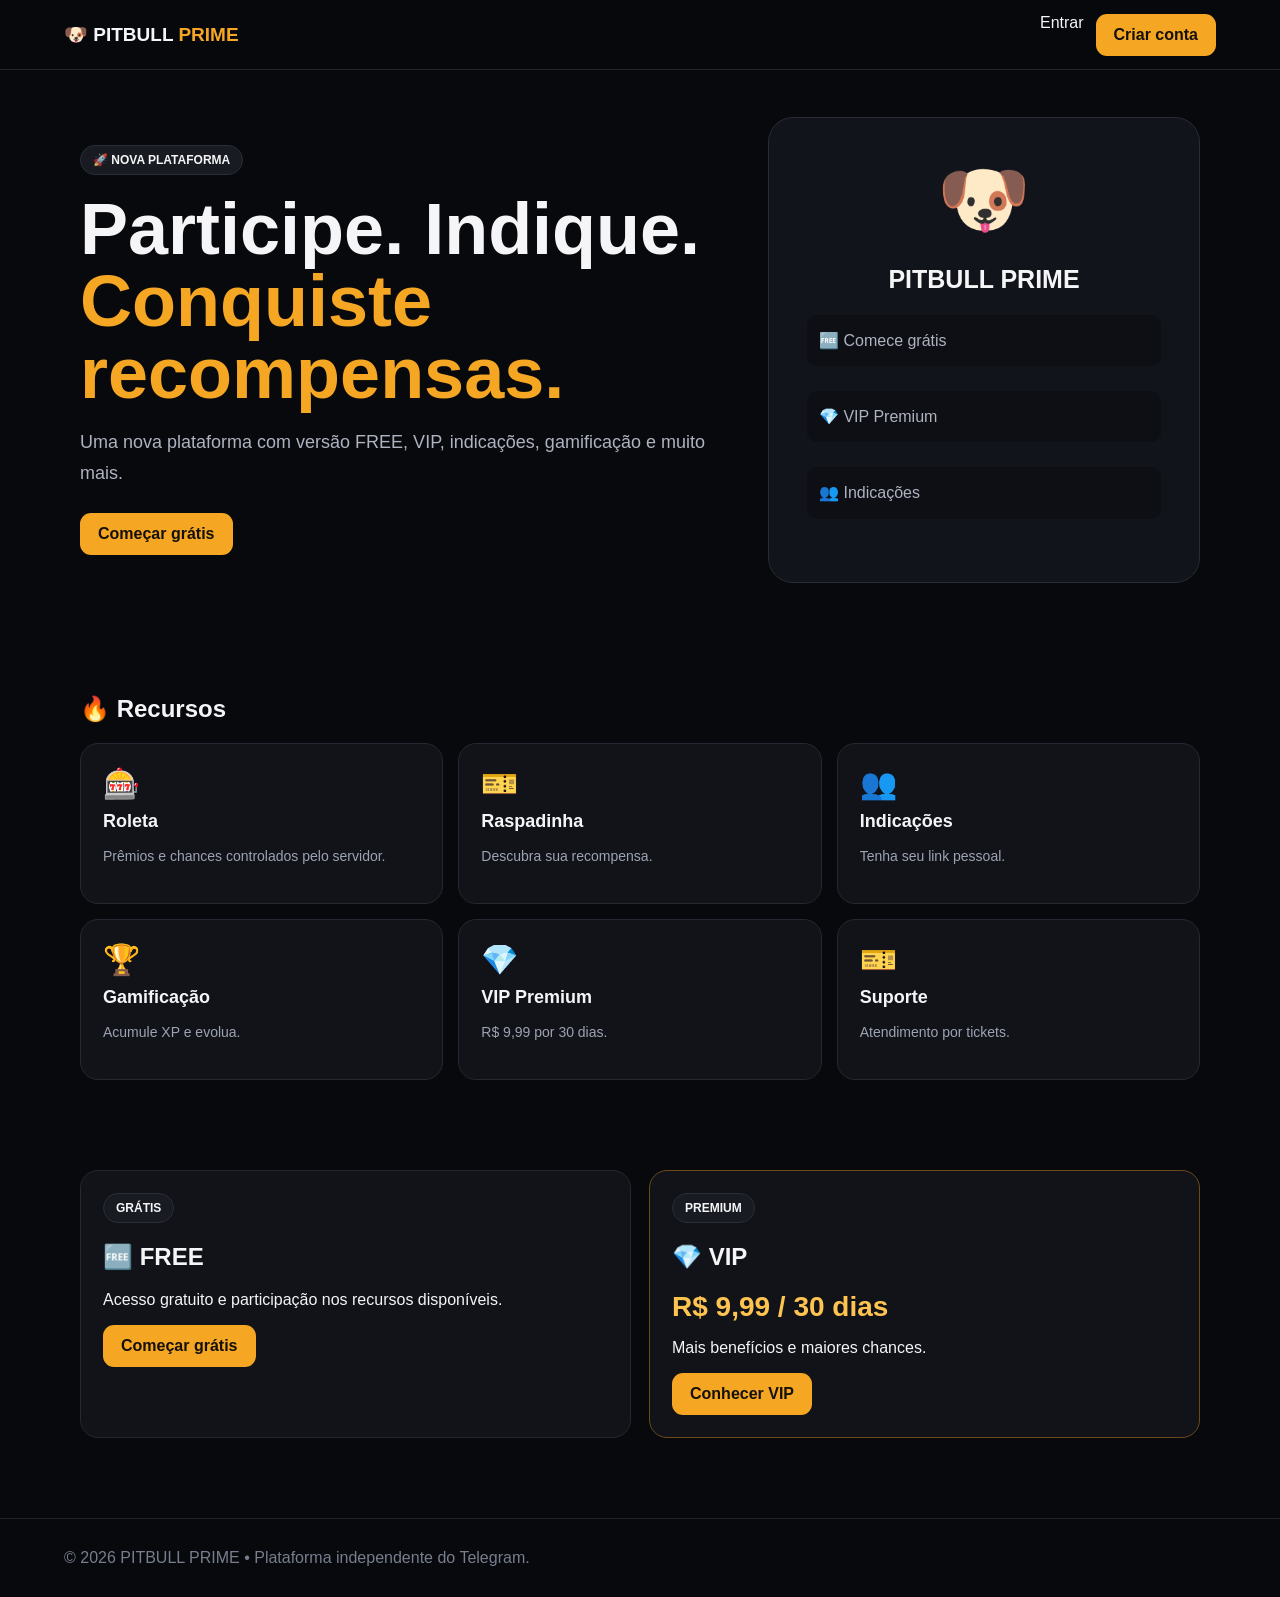
<file: index.html>
<!doctype html><html lang="pt-BR"><head><meta charset="utf-8"><meta name="viewport" content="width=device-width,initial-scale=1"><title>Pitbull Prime</title><link rel="stylesheet" href="assets/css/style.css"></head><body><header><a class="brand" href="index.html">🐶 PITBULL <b>PRIME</b></a><nav><a href="login.html">Entrar</a><a class="btn" href="cadastro.html">Criar conta</a></nav></header><main><section class="hero"><div><span class="badge">🚀 NOVA PLATAFORMA</span><h1>Participe. Indique.<br><span>Conquiste recompensas.</span></h1><p>Uma nova plataforma com versão FREE, VIP, indicações, gamificação e muito mais.</p><a class="btn" href="cadastro.html">Começar grátis</a></div><div class="hero-card">🐶<h2>PITBULL PRIME</h2><p>🆓 Comece grátis</p><p>💎 VIP Premium</p><p>👥 Indicações</p></div></section><section><h2>🔥 Recursos</h2><div class="grid"><article>🎰<h3>Roleta</h3><p>Prêmios e chances controlados pelo servidor.</p></article><article>🎫<h3>Raspadinha</h3><p>Descubra sua recompensa.</p></article><article>👥<h3>Indicações</h3><p>Tenha seu link pessoal.</p></article><article>🏆<h3>Gamificação</h3><p>Acumule XP e evolua.</p></article><article>💎<h3>VIP Premium</h3><p>R$ 9,99 por 30 dias.</p></article><article>🎫<h3>Suporte</h3><p>Atendimento por tickets.</p></article></div></section><section class="plans"><div><span class="badge">GRÁTIS</span><h2>🆓 FREE</h2><p>Acesso gratuito e participação nos recursos disponíveis.</p><a class="btn" href="cadastro.html">Começar grátis</a></div><div class="vip"><span class="badge">PREMIUM</span><h2>💎 VIP</h2><strong>R$ 9,99 / 30 dias</strong><p>Mais benefícios e maiores chances.</p><a class="btn" href="cadastro.html">Conhecer VIP</a></div></section></main><footer>© 2026 PITBULL PRIME • Plataforma independente do Telegram.</footer></body></html>
</file>
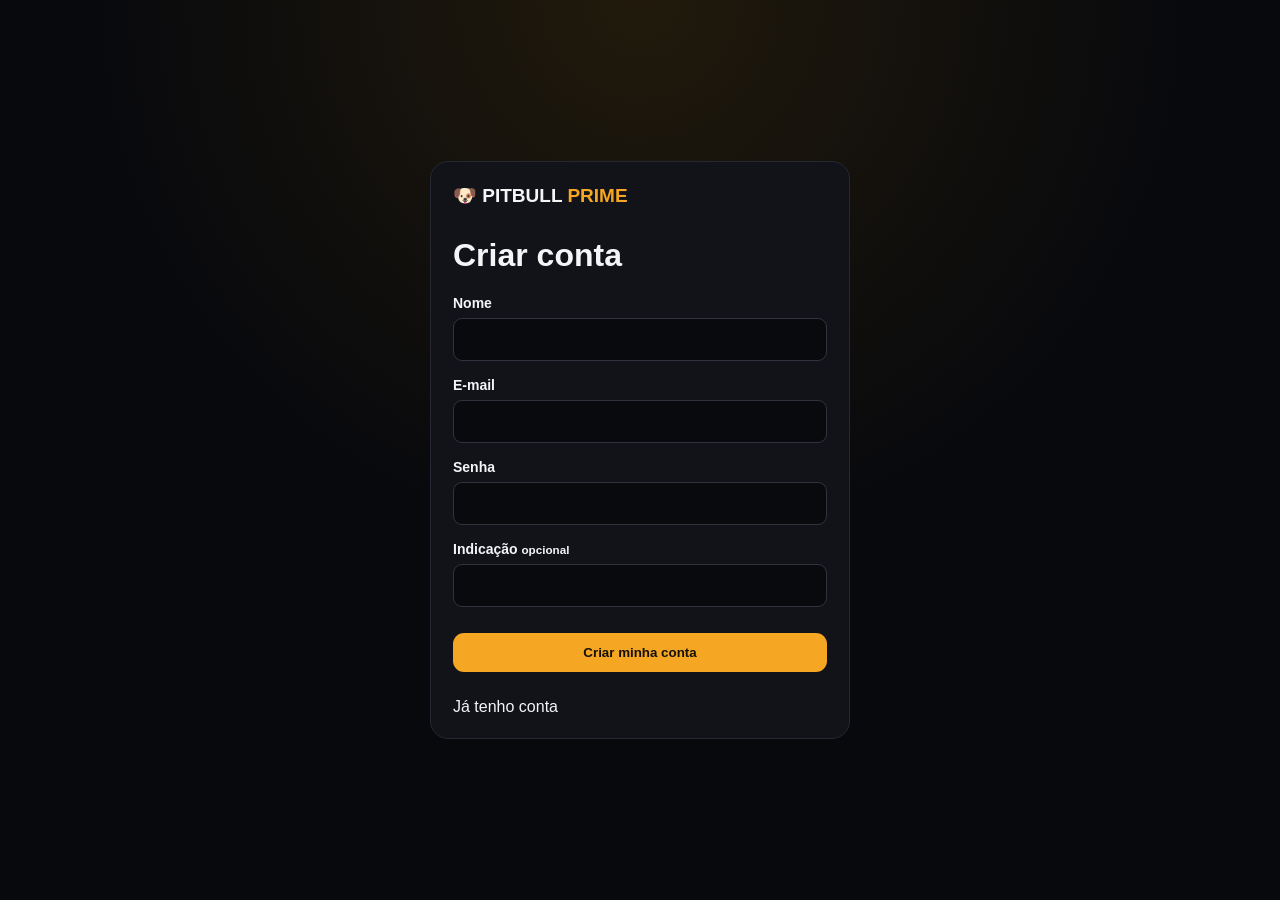
<file: cadastro.html>
<!doctype html><html lang="pt-BR"><head><meta charset="utf-8"><meta name="viewport" content="width=device-width,initial-scale=1"><title>Criar conta</title><link rel="stylesheet" href="assets/css/style.css"></head><body class="auth"><div class="box"><a class="brand" href="index.html">🐶 PITBULL <b>PRIME</b></a><h1>Criar conta</h1><form id="register"><label>Nome<input id="nome" required></label><label>E-mail<input type="email" required></label><label>Senha<input type="password" minlength="8" required></label><label>Indicação <small>opcional</small><input id="ref"></label><button class="btn">Criar minha conta</button></form><p id="msg"></p><a href="login.html">Já tenho conta</a></div><script src="assets/js/auth.js"></script></body></html>
</file>
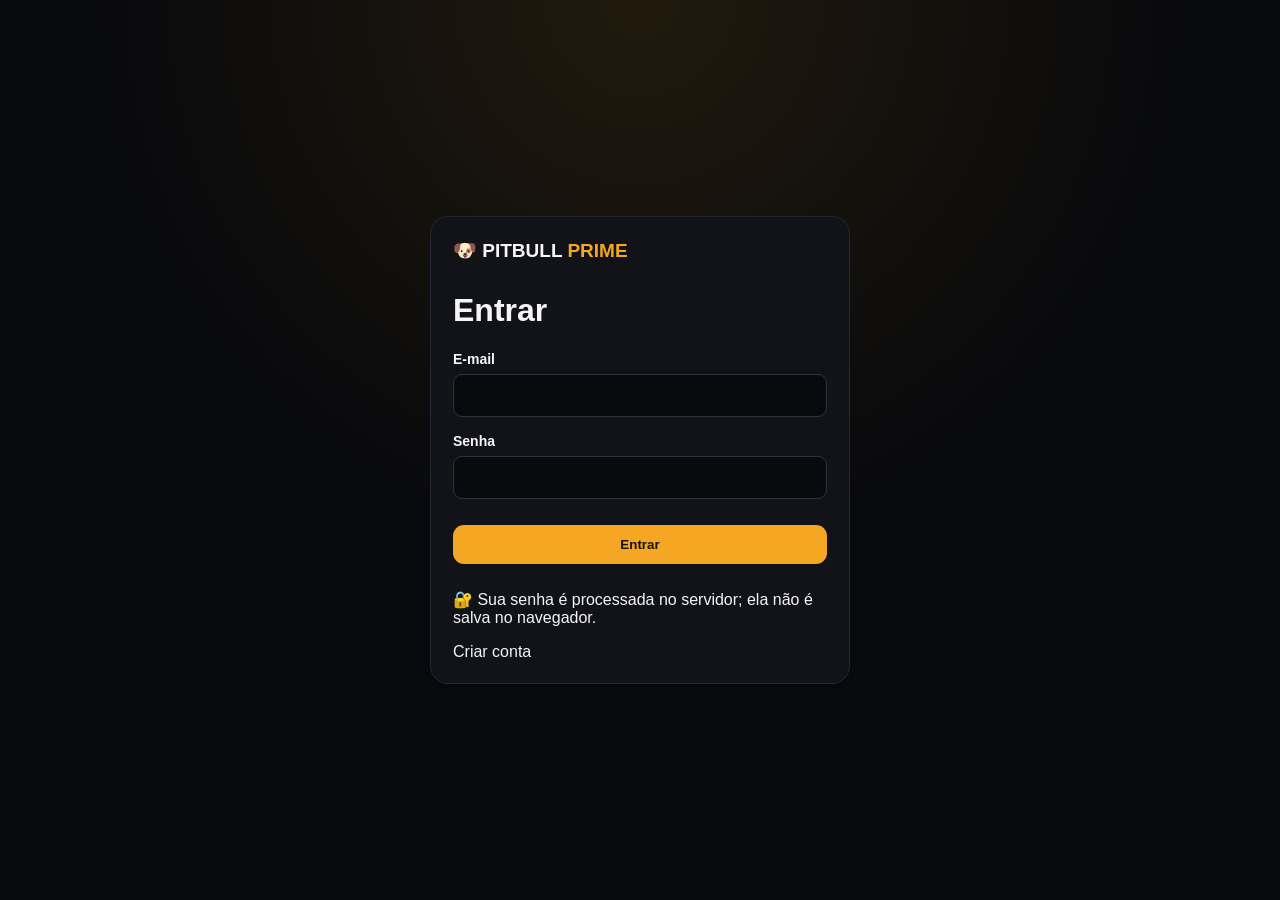
<file: login.html>
<!doctype html><html lang="pt-BR"><head><meta charset="utf-8"><meta name="viewport" content="width=device-width,initial-scale=1"><title>Entrar</title><link rel="stylesheet" href="assets/css/style.css"></head><body class="auth"><div class="box"><a class="brand" href="index.html">🐶 PITBULL <b>PRIME</b></a><h1>Entrar</h1><form id="login"><label>E-mail<input type="email" required></label><label>Senha<input type="password" required></label><button class="btn">Entrar</button></form><p id="msg"></p><p class="muted">🔐 Sua senha é processada no servidor; ela não é salva no navegador.</p><a href="cadastro.html">Criar conta</a></div><script src="assets/js/auth.js"></script></body></html>
</file>
<file: assets/css/style.css>
*{box-sizing:border-box}body{margin:0;background:#08090d;color:#f5f5f7;font-family:Arial,system-ui,sans-serif}a{text-decoration:none;color:inherit}header{height:70px;border-bottom:1px solid #242630;display:flex;align-items:center;justify-content:space-between;padding:0 5%;position:sticky;top:0;background:#08090dee;z-index:5}.brand{font-weight:900;font-size:19px}.brand b{color:#f5a623}nav{display:flex;gap:12px}.btn{display:inline-block;background:#f5a623;color:#15110a;border:0;border-radius:11px;padding:12px 18px;font-weight:800;cursor:pointer}.hero,.dash,section{width:min(1120px,92%);margin:auto}.hero{min-height:560px;display:grid;grid-template-columns:1.2fr .8fr;gap:40px;align-items:center}.badge{display:inline-block;padding:7px 12px;border-radius:99px;background:#191b23;border:1px solid #2b2e39;font-size:12px;font-weight:800}.hero h1{font-size:clamp(43px,6vw,72px);line-height:1;margin:18px 0}.hero h1 span{color:#f5a623}.hero p{font-size:18px;color:#aeb3c0;line-height:1.7;margin-bottom:25px}.hero-card{background:#12141b;border:1px solid #292c35;border-radius:25px;padding:38px;font-size:75px;text-align:center}.hero-card h2{font-size:25px}.hero-card p{font-size:16px;background:#0d0f14;padding:12px;border-radius:10px;text-align:left}.grid{display:grid;grid-template-columns:repeat(3,1fr);gap:15px}section{padding:45px 0}article,.plans>div,.stats>div,.box,.notice{background:#111319;border:1px solid #252832;border-radius:18px;padding:22px}article{font-size:30px}article h3{font-size:18px;margin:10px 0}article p{font-size:14px;color:#9da3b2;line-height:1.5}.plans{display:grid;grid-template-columns:1fr 1fr;gap:18px;padding-bottom:80px}.vip{border-color:#6a4b18!important}.vip strong{font-size:28px;color:#ffc44f}.auth{min-height:100vh;display:grid;place-items:center;background:radial-gradient(circle at top,#211a0c,#08090d 50%)}.box{width:min(420px,92%)}.box h1{margin-top:30px}.box label{display:block;margin:16px 0;font-size:14px;font-weight:700}.box input{width:100%;margin-top:7px;padding:13px;background:#090a0e;color:#fff;border:1px solid #30333d;border-radius:9px}.box .btn{width:100%;margin:10px 0}.box #msg{color:#f5a623}.dash{padding:40px 0}.dash h1{font-size:38px}.stats{display:grid;grid-template-columns:repeat(4,1fr);gap:14px;margin:25px 0}.stats>div{color:#9da3b2}.stats strong{display:block;color:#fff;font-size:25px;margin-top:8px}.notice{margin-top:20px;color:#c4c8d2}@media(max-width:800px){.hero{grid-template-columns:1fr}.hero-card{display:none}.grid,.plans{grid-template-columns:1fr 1fr}.stats{grid-template-columns:1fr 1fr}}@media(max-width:520px){.grid,.plans{grid-template-columns:1fr}.hero h1{font-size:45px}header{padding:0 4%}}footer{padding:30px 5%;border-top:1px solid #222;color:#777e8d}.ref-card button{margin-top:8px}.ref-box{margin-top:12px;background:#0b0d12;border:1px solid #282c36;border-radius:12px;padding:12px;font-size:13px}.ref-box input{width:100%;margin:8px 0;padding:9px;background:#07080b;color:#fff;border:1px solid #30343f;border-radius:8px}
.admin-tools{display:grid;grid-template-columns:2fr 1fr;gap:16px}.panel{background:#111319;border:1px solid #252832;border-radius:18px;padding:20px}.search{display:flex;gap:8px;margin:15px 0}.search input{flex:1;padding:12px;background:#090a0e;color:#fff;border:1px solid #30343d;border-radius:9px}.user-row{display:flex;justify-content:space-between;gap:12px;align-items:center;padding:14px 0;border-top:1px solid #242731}.user-row small{display:block;color:#8f95a4;margin-top:4px}.user-actions{display:flex;gap:7px;flex-wrap:wrap}.danger{background:#3a1618;color:#ffb5b8;border:1px solid #71363a}@media(max-width:800px){.admin-tools{grid-template-columns:1fr}.user-row{align-items:flex-start;flex-direction:column}.search{flex-direction:column}}
.game-result{position:fixed;left:50%;bottom:24px;transform:translateX(-50%);background:#161922;border:1px solid #3a3e49;border-radius:14px;padding:14px 20px;box-shadow:0 15px 40px #0008;z-index:10}.panel button{margin:4px}.vip-panel{position:fixed;left:50%;top:50%;transform:translate(-50%,-50%);width:min(480px,92%);background:#111319;border:1px solid #6a4b18;border-radius:20px;padding:26px;z-index:20;box-shadow:0 30px 100px #000b}.vip-panel[hidden]{display:none}.vip-panel .btn{margin:5px}.wallet-panel{margin-top:18px}.wallet-panel .btn{margin:8px 0}.ticket-panel{margin-top:18px}.ticket-panel .btn{margin:7px 4px 4px 0}.admin-tools label{display:block;margin:10px 0;padding:9px;background:#0d0f14;border-radius:9px}.admin-tools textarea{box-sizing:border-box;background:#090a0e;color:#fff;border:1px solid #30343d;border-radius:9px;padding:10px}.notifications-panel{margin-top:18px}.notifications-panel .ref-box{cursor:pointer}.notifications-panel .unread{border-color:#8b651f;box-shadow:inset 3px 0 #d9a441}.notifications-panel small{display:block;color:#8f95a4;margin-top:5px}.overview-panel,.ranking-panel{margin-top:18px}.overview-panel .stats{margin-top:12px}.ranking-panel .user-row strong{white-space:nowrap}.referral-panel{margin-top:18px}.referral-panel input{background:#0a0c10;color:#fff;border:1px solid #30343d;border-radius:8px;padding:10px;margin:6px 0 12px}.admin-top{padding:20px;margin-bottom:15px;border-bottom:1px solid #2b2f38}.admin-top h1{margin:0}.admin-top p{opacity:.7}.admin-overview,.admin-users{margin-bottom:18px}.admin-overview .stats{margin-top:12px}.partners-panel{margin-top:18px}.partner-card{display:flex;gap:14px;align-items:center;padding:14px;margin:10px 0;border:1px solid #2d313a;border-radius:12px;background:#0d1016}.partner-card img{width:96px;height:64px;object-fit:cover;border-radius:8px}.partner-card p{opacity:.75;margin:6px 0}.partner-card .btn{margin-top:4px}.promo-panel{margin-top:18px}.promo-panel input{background:#0a0c10;color:#fff;border:1px solid #30343d;border-radius:8px;padding:10px}.progression-panel{margin-top:18px}.level-card{padding:14px;border:1px solid #30343d;border-radius:12px}.progress-track{height:9px;background:#1a1d24;border-radius:9px;overflow:hidden}.progress-fill{height:100%;background:#d2a64a}.achievement-grid{display:grid;grid-template-columns:repeat(auto-fit,minmax(180px,1fr));gap:10px;margin-top:12px}.achievement{padding:12px;border:1px solid #30343d;border-radius:10px;display:flex;flex-direction:column;gap:5px}.achievement.locked{opacity:.55}.achievement span{font-size:28px}.achievement small{opacity:.75}.daily-xp-panel{margin-top:18px}.daily-xp-panel .btn{margin-top:10px}.missions-panel{margin-top:18px}.mission-card{padding:14px;margin:10px 0;border:1px solid #30343d;border-radius:12px;display:flex;justify-content:space-between;gap:12px;align-items:center}.mission-card p{margin:5px 0;opacity:.75}.mission-card .progress-track{margin-top:8px;min-width:220px}.ranking-panel{margin-top:18px}.ranking-tabs{display:flex;gap:8px;margin:10px 0}.ranking-me{padding:12px;border:1px solid #30343d;border-radius:10px;margin-bottom:10px}.rank-row{display:grid;grid-template-columns:44px 1fr auto;gap:10px;align-items:center;padding:10px;border-bottom:1px solid #252932}.rank-row span:first-child{font-size:20px}
.notifications-panel{margin-top:18px}
.notifications-head{display:flex;justify-content:space-between;gap:12px;align-items:center}
.notification-card{display:flex;gap:12px;align-items:flex-start;padding:12px;margin:9px 0;border:1px solid #30343d;border-radius:12px}
.notification-card.unread{border-width:2px}
.notification-icon{font-size:24px}.notification-body{flex:1}.notification-body p{margin:5px 0;opacity:.8}
.notification-actions{display:flex;gap:6px}.notification-actions .btn{padding:6px 9px}

.vip-panel{margin-top:18px}.vip-head{display:flex;justify-content:space-between;gap:10px;align-items:center}.vip-price{font-size:24px;font-weight:700;margin:12px 0}.vip-benefits{display:grid;grid-template-columns:repeat(auto-fit,minmax(190px,1fr));gap:10px}.vip-benefit{padding:12px;border:1px solid #30343d;border-radius:10px}.vip-benefit p{margin:5px 0;opacity:.75}

.security-panel{margin-top:18px}.security-head{display:flex;justify-content:space-between;gap:10px;align-items:center}.security-event{display:flex;justify-content:space-between;gap:10px;padding:9px 0;border-bottom:1px solid #252932}.security-event small{opacity:.6}

.wallet-panel{margin-top:18px}.wallet-head{display:flex;justify-content:space-between;align-items:center;gap:10px}.wallet-grid{display:grid;grid-template-columns:repeat(auto-fit,minmax(150px,1fr));gap:10px;margin:12px 0}.wallet-grid>div{padding:13px;border:1px solid #30343d;border-radius:10px}.wallet-grid small,.wallet-grid b{display:block}.wallet-grid b{font-size:20px;margin-top:5px}.wallet-row{display:grid;grid-template-columns:1fr auto;gap:3px 12px;padding:10px 0;border-bottom:1px solid #252932}.wallet-row small{grid-column:1/-1;opacity:.65}.wallet-plus{font-weight:700}.wallet-minus{font-weight:700}

.withdrawals-admin{margin-top:18px}.withdrawals-admin .user-row{margin:8px 0}

.ads-panel{margin-top:18px}.ad-card{display:flex;gap:12px;align-items:center;padding:12px;border:1px solid #30343d;border-radius:12px;margin:8px 0}.ad-card img{width:64px;height:64px;object-fit:contain;border-radius:10px}.ad-card p{margin:4px 0;opacity:.75}

.system-admin{margin-bottom:18px}.system-metrics{display:grid;grid-template-columns:repeat(auto-fit,minmax(145px,1fr));gap:10px;margin:12px 0}.system-metrics b{padding:12px;border:1px solid #30343d;border-radius:10px}.health-row{display:flex;justify-content:space-between;gap:12px;padding:9px 0;border-bottom:1px solid #252932}.maintenance-overlay{position:fixed;inset:0;z-index:99999;display:flex;align-items:center;justify-content:center;background:rgba(0,0,0,.88);padding:20px}.maintenance-card{max-width:480px;text-align:center;padding:30px;border:1px solid #3a3f48;border-radius:18px;background:#15171b}.maintenance-icon{font-size:48px}.maintenance-card p{opacity:.8;line-height:1.5}

.support-panel,.tickets-admin{margin-top:18px}.support-head{display:flex;justify-content:space-between;align-items:center}.support-panel textarea,.tickets-admin textarea{width:100%;min-height:90px;margin:8px 0;padding:10px}.ticket-row{padding:11px;border:1px solid #30343d;border-radius:10px;margin:7px 0;cursor:pointer}.ticket-row small,.ticket-msg small,.ticket-row b{display:block}.ticket-chat{margin-top:14px;padding:14px;border:1px solid #30343d;border-radius:12px}.ticket-msg{padding:10px;margin:8px 0;border-radius:9px;background:#1b1e24}.ticket-msg p{white-space:pre-wrap;margin:5px 0}.tickets-admin .user-row{cursor:pointer;margin:6px 0}

.security-admin{margin-top:18px}.security-stat{display:inline-block;padding:8px 10px;border:1px solid #30343d;border-radius:9px;margin:4px}.security-row{display:grid;gap:3px;padding:10px;border-bottom:1px solid #292d35}.security-row small{opacity:.7;word-break:break-word}

.audit-admin{margin-top:18px}.audit-row{display:grid;gap:3px;padding:10px;border-bottom:1px solid #292d35}.audit-row span,.audit-row small{opacity:.75}.audit-row small{word-break:break-word}

.integrity-admin{margin-top:18px}.integrity-admin li{padding:5px 0}
</file>
